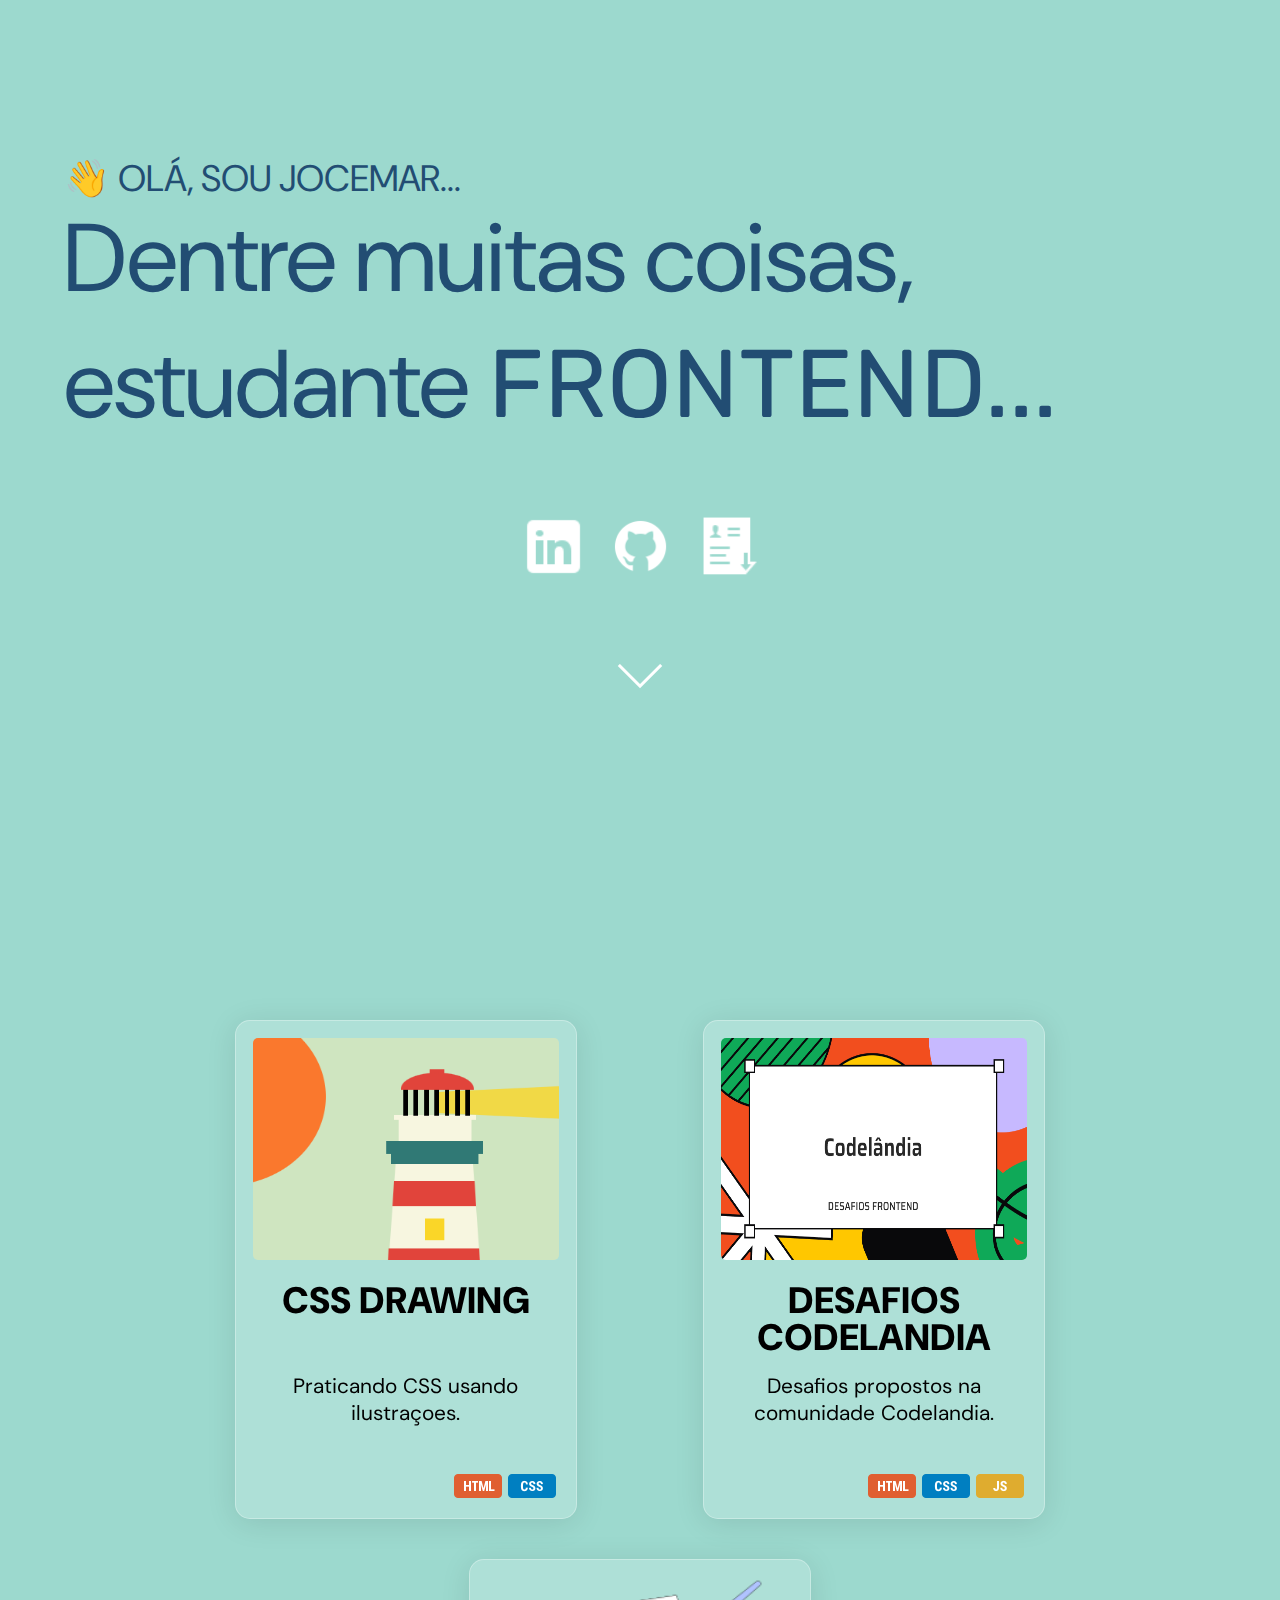
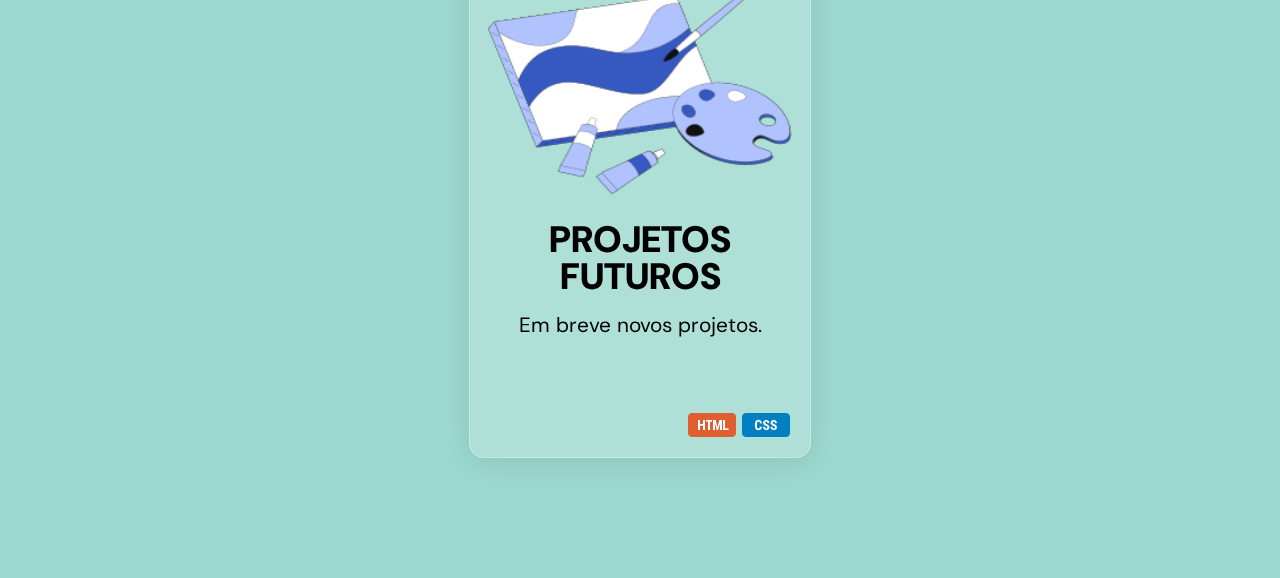
<file: index.html>
<!DOCTYPE html>
<html lang="pt-br">
<head>
    <meta charset="UTF-8">
    <meta http-equiv="X-UA-Compatible" content="IE=edge">
    <meta name="viewport" content="width=device-width, initial-scale=1.0">

    <link rel="stylesheet" href="./src/css/reset.css">
    <link rel="stylesheet" href="./src/css/style.css">

    <script src="./src/js/menu.js" defer></script>

    <title>Meu Portfolio</title>
</head>

<body>
    <header>
        <article>
            <section class="apresentacao">
                <h1 class="apresentacao_nome">👋 OLÁ, SOU JOCEMAR...</h1>
                <p class="apresentacao_texto">Dentre muitas coisas, estudante <span>FRONTEND...</span></p>
                <div class="redes_sociais">
                    <a href="https://www.linkedin.com/in/jocemar-vogel/" target="_blank"><img
                            src="./src/image/linkedin_icon.png" alt="linkedin" srcset="" title="Linkedin"></a>

                    <a href="https://github.com/jocemarvogel" target="_blank"><img src="./src/image/github_icon.png"
                            alt="github" srcset="" title="Github"></a>

                    <a href="https://drive.google.com/file/d/11JIezY4GASnkdteKyVTkY1PamRyW1ZcV/view?usp=sharing"
                        target="_blank"><img src="./src/image/curriculo_icon.png" alt="curriculo" srcset=""
                            title="Curriculo"></a>
                </div>
            </section>
        </article>
        <a href="#projetos" class="scroll"><img class="move_scroll" src="./src/image/icons8-seta-longa-abaixo-50.png" alt=""></a>
    </header>

<!--     <nav id="nav">
        <button aria-label="Abrir Menu" id="btn-mobile" aria-haspopup="true" aria-controls="menu" aria-expanded="false">MENU
        <span id="hamburger"></span>
        </button>
        <ul id="menu" role="menu" >
           <li> <a href="./index.html">INICIO</a></li>
            <li> <a href="./sobre.html">SOBRE</a></li>
            <li> <a href="./biblioteca.html">BIBLIOTECA</a></li>
            <li> <a href="#">CONTATO</a></li>   
        </ul>
    </nav>
-->  
    <main>
        <article id="projetos" >
            <a href="https://jocemarvogel.github.io/Css_Drawing/" target="_blank" >
                <section class="cartao">
                        <img src="./src/image/css_drawing.png" alt="" srcset="" class="img_projetos">
                    <div class="texto">
                        <h3>CSS DRAWING</h3>
                        <p>Praticando CSS usando ilustraçoes.</p>
                        <div class="ferramentas">
                            <img src="./src/image/html5.png" alt="" srcset="" id="ferramenta_html">
                            <img src="./src/image/css.png" alt="" srcset="" id="ferramenta_css">
                        </div>
                    </div>
                </section>
            </a>

            <a href="./desafiosCodelandia.html" target="_blank" >
                <section class="cartao">
                        <img src="./src/image/codelandia.png" alt="" srcset="" class="img_projetos">
                    <div class="texto">
                        <h3>DESAFIOS CODELANDIA</h3>
                        <p>Desafios propostos na comunidade Codelandia.</p>
                        <div class="ferramentas">
                            <img src="./src/image/html5.png" alt="" srcset="" id="ferramenta_html">
                            <img src="./src/image/css.png" alt="" srcset="" id="ferramenta_css">
                            <img src="./src/image/js.png" alt="" srcset="" id="ferramenta_js">
                        </div>
                    </div>
                </section>
            </a>
            <a href="https://" target="_blank" >
                <section class="cartao">
                        <img src="./src/image/Desenvolvimento.png" alt="" srcset="" class="img_projetos">
                    <div class="texto">
                        <h3>PROJETOS FUTUROS</h3>
                        <p>Em breve novos projetos.</p>
                        <div class="ferramentas">
                            <img src="./src/image/html5.png" alt="" srcset="" id="ferramenta_html">
                            <img src="./src/image/css.png" alt="" srcset="" id="ferramenta_css">
                        </div>
                    </div>
                </section>
            </a>


        </article>


    </main>

    <!--
    <footer>
        <form action="">
            <fieldset>
                <legend>CONTATO</legend>
                
                <label for="" class="nome">Seu nome</label>
                <input type="text" name="" id="nome" >

                <label for="">Seu email</label>
                <input type="email" name="" id="nome">

                <label for="">Mensagem</label>
                <textarea name="" cols="0" rows="1" id="textAreaBox" onkeydown="aumentarResize()"></textarea>
                
                <button type="submit">Enviar</button>
           
            </fieldset>
            
        </form>
    </footer>
    -->
</body>
</html>
</file>
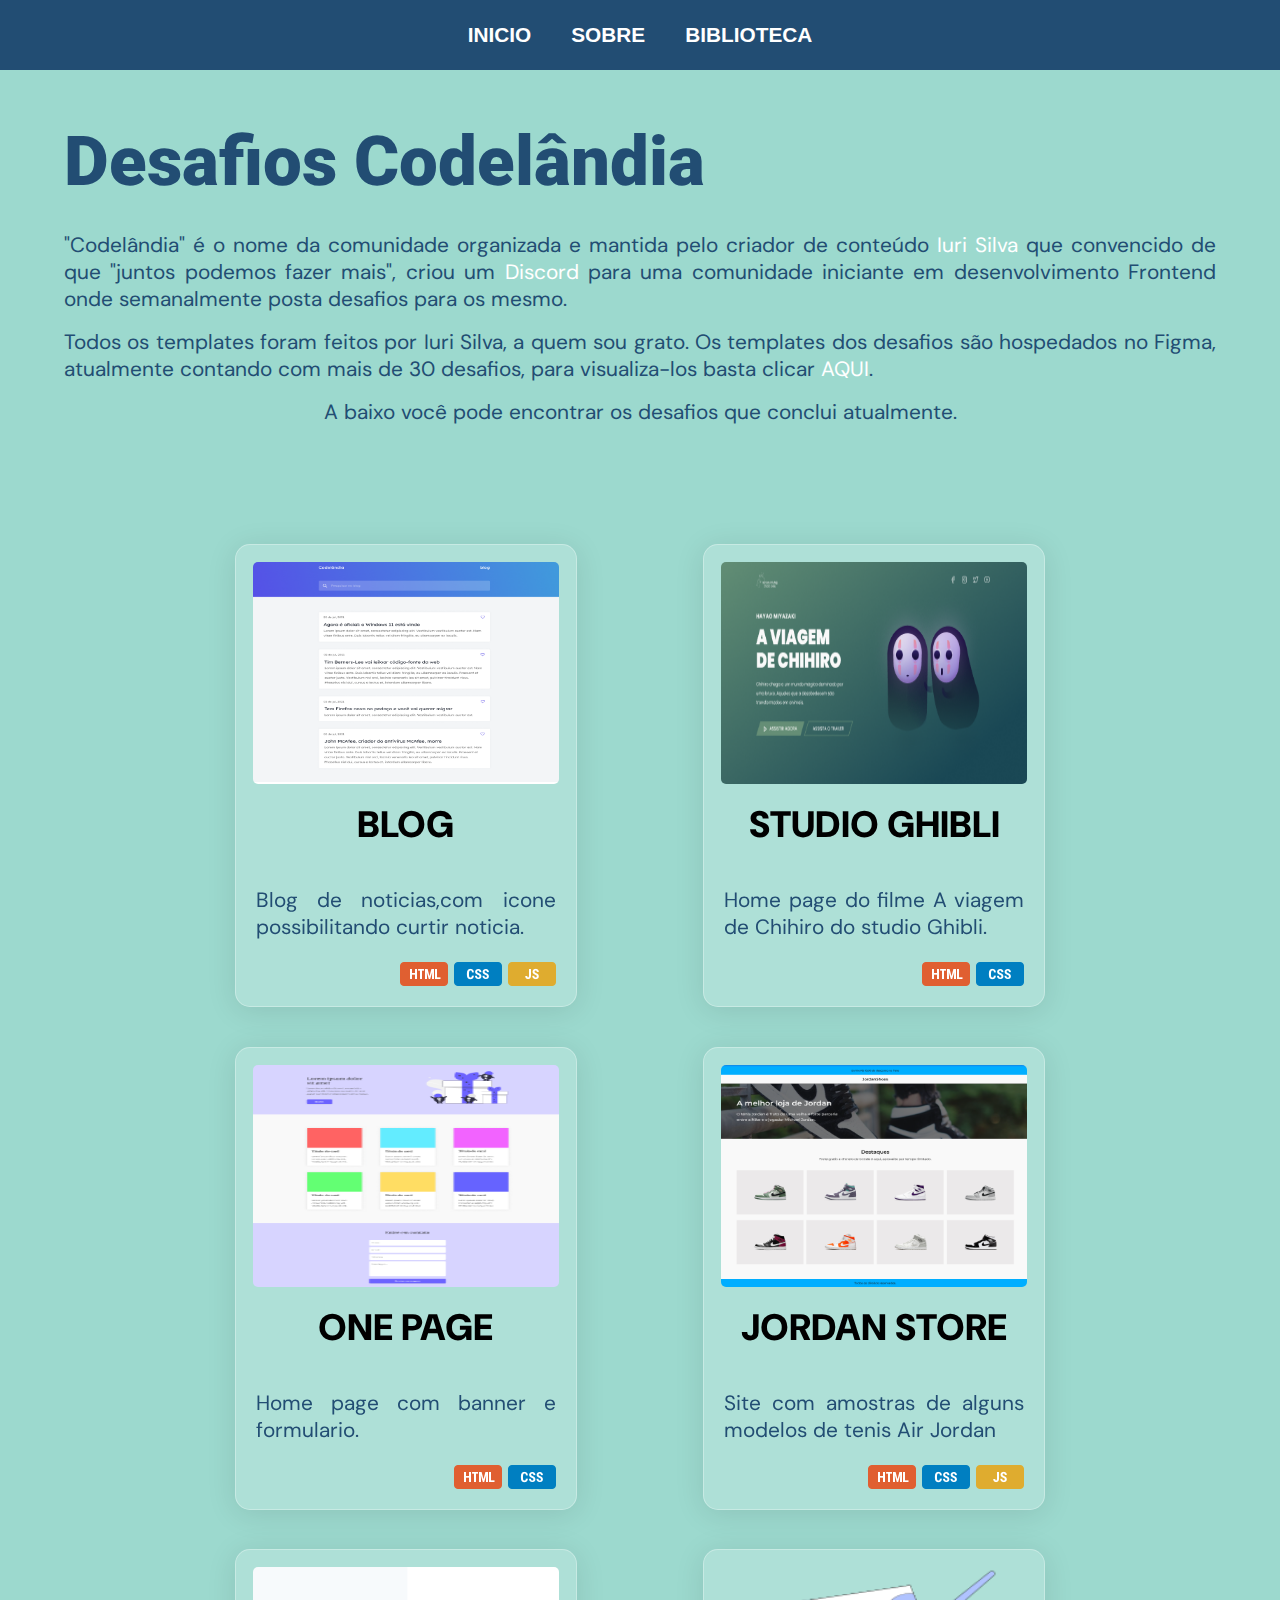
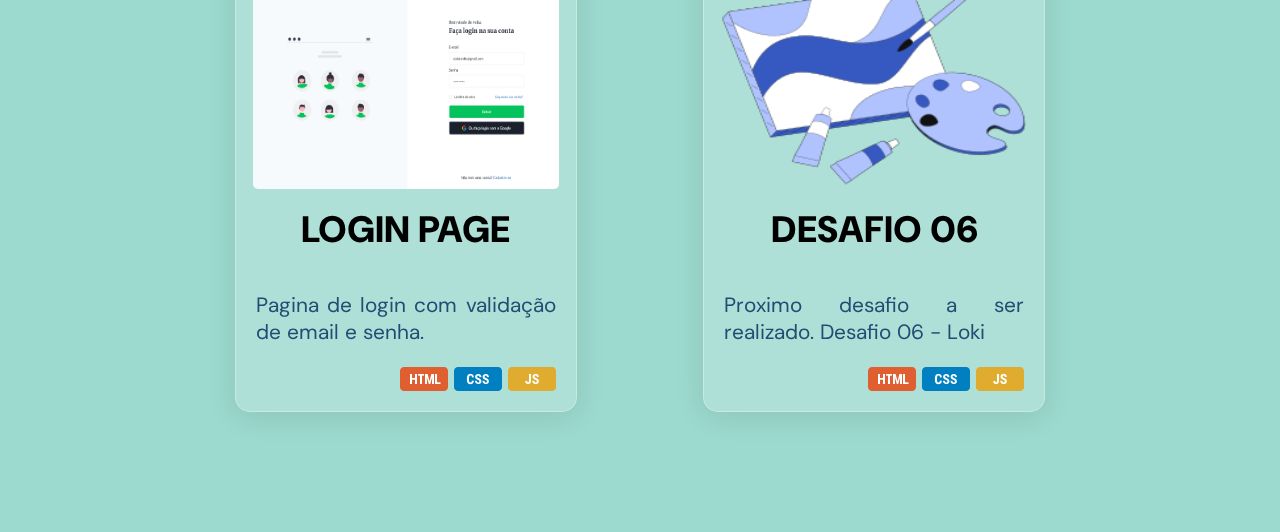
<file: desafiosCodelandia.html>
<!DOCTYPE html>
<html lang="pt-br">

<head>
    <meta charset="UTF-8">
    <meta http-equiv="X-UA-Compatible" content="IE=edge">
    <meta name="viewport" content="width=device-width, initial-scale=1.0">

    <link rel="stylesheet" href="./src/css/reset.css">
    <link rel="stylesheet" href="./src/css/style.css">
    <link rel="stylesheet" href="./src/css/desafiosCodelandia.css">

    <script src="./src/js/menu.js" defer></script>

    <title>Meu Portfolio</title>
</head>
<body class="desafios_codelandia">
    <nav id="nav">
        <button aria-label="Abrir Menu" id="btn-mobile" aria-haspopup="true" aria-controls="menu"
            aria-expanded="false">MENU
            <span id="hamburger"></span>
        </button>
        <ul id="menu" role="menu">
            <li> <a href="./index.html">INICIO</a></li>
            <li> <a href="./sobre.html">SOBRE</a></li>
            <li> <a href="./biblioteca.html">BIBLIOTECA</a></li>
            <!--    <li> <a href="#">CONTATO</a></li>   -->
        </ul>
    </nav>
    <header>
        <article>
            <section class="apresentacao">
                <H1>Desafios Codelândia</H1>
                <p>"Codelândia" é o nome da comunidade organizada e mantida pelo criador de conteúdo <a href="https://www.instagram.com/iuricode/">Iuri Silva</a> que convencido de que "juntos podemos fazer mais", criou um <a href="https://discord.com/invite/QevDJqCzaY">Discord</a> para uma comunidade iniciante em desenvolvimento Frontend onde semanalmente posta desafios para os mesmo.</p>
                <br>
                <p>Todos os templates foram feitos por Iuri Silva, a quem sou grato.
                Os templates dos desafios são hospedados no Figma, atualmente contando com mais de 30 desafios, para visualiza-los basta clicar <a href="https://www.figma.com/file/Yb9IBH56g7T1hdIyZ3BMNO/Desafios---Codel%C3%A2ndia?type=design&node-id=624-2&mode=design&t=phkT0FK92U7GIhgF-0">AQUI</a>.</p>
                <br>
                <p>A baixo você pode encontrar os desafios que conclui atualmente.</p>

            </section>
        </article>
    </header>
    <main>
        <article>
            <a href="https://jocemarvogel.github.io/Desafios-Codelandia/assets/blog.html" target="_blank">
                <section class="cartao">
                    <img src="./src/image/Desafios Codelandia/blog.png" alt="" srcset="" class="img_projetos">
                    <div class="texto">
                        <h3>BLOG</h3>
                        <p>Blog de noticias,com icone possibilitando curtir noticia.</p>
                        <div class="ferramentas">
                            <img src="./src/image/html5.png" alt="" srcset="" id="ferramenta_html">
                            <img src="./src/image/css.png" alt="" srcset="" id="ferramenta_css">
                            <img src="./src/image/js.png" alt="" srcset="" id="ferramenta_js">

                        </div>
                    </div>
                </section>
            </a>

            <a href="https://jocemarvogel.github.io/Desafios-Codelandia/assets/chihiro.html" target="_blank">
                <section class="cartao">
                    <img src="./src/image/Desafios Codelandia/Studio Ghibli.png" alt="" srcset="" class="img_projetos">
                    <div class="texto">
                        <h3>STUDIO GHIBLI</h3>
                        <p>Home page do filme A viagem de Chihiro do studio Ghibli.</p>
                        <div class="ferramentas">
                            <img src="./src/image/html5.png" alt="" srcset="" id="ferramenta_html">
                            <img src="./src/image/css.png" alt="" srcset="" id="ferramenta_css">
                        </div>
                    </div>
                </section>
            </a>

            <a href="https://jocemarvogel.github.io/Desafios-Codelandia/assets/onePage.html" target="_blank">
                <section class="cartao">
                    <img src="./src/image/Desafios Codelandia/one page.png" alt="" srcset="" class="img_projetos">
                    <div class="texto">
                        <h3>ONE PAGE</h3>
                        <p>Home page com banner e formulario.</p>
                        <div class="ferramentas">
                            <img src="./src/image/html5.png" alt="" srcset="" id="ferramenta_html">
                            <img src="./src/image/css.png" alt="" srcset="" id="ferramenta_css">
                        </div>
                    </div>
                </section>
            </a>

            <a href="https://jocemarvogel.github.io/Desafios-Codelandia/assets/lojaDeTenis.html" target="_blank">
                <section class="cartao">
                    <img src="./src/image/Desafios Codelandia/loja Jordan.png" alt="" srcset="" class="img_projetos">
                    <div class="texto">
                        <h3>JORDAN STORE</h3>
                        <p>Site com amostras de alguns modelos de tenis Air Jordan</p>
                        <div class="ferramentas">
                            <img src="./src/image/html5.png" alt="" srcset="" id="ferramenta_html">
                            <img src="./src/image/css.png" alt="" srcset="" id="ferramenta_css">
                            <img src="./src/image/js.png" alt="" srcset="" id="ferramenta_js">
                        </div>
                    </div>
                </section>
            </a>

            <a href="https://jocemarvogel.github.io/Desafios-Codelandia/assets/login.html" target="_blank">
                <section class="cartao">
                    <img src="./src/image/Desafios Codelandia/pagina login.png" alt="" srcset="" class="img_projetos">
                    <div class="texto">
                        <h3>LOGIN PAGE</h3>
                        <p>Pagina de login com validação de email e senha.</p>
                        <div class="ferramentas">
                            <img src="./src/image/html5.png" alt="" srcset="" id="ferramenta_html">
                            <img src="./src/image/css.png" alt="" srcset="" id="ferramenta_css">
                            <img src="./src/image/js.png" alt="" srcset="" id="ferramenta_js">
                        </div>
                    </div>
                </section>
            </a>

            <a href="https://" target="_blank" >
                <section class="cartao">
                        <img src="./src/image/Desenvolvimento.png" alt="" srcset="" class="img_projetos">
                    <div class="texto">
                        <h3>DESAFIO 06</h3>
                        <p>Proximo desafio a ser realizado. Desafio 06 - Loki</p>
                        <div class="ferramentas">
                            <img src="./src/image/html5.png" alt="" srcset="" id="ferramenta_html">
                            <img src="./src/image/css.png" alt="" srcset="" id="ferramenta_css">
                            <img src="./src/image/js.png" alt="" srcset="" id="ferramenta_js">
                        </div>
                    </div>
                </section>
            </a>
        </article>
    </main>
    <!--
    <footer>
        <form action="">
            <fieldset>
                <legend>CONTATO</legend>
                
                <label for="" class="nome">Seu nome</label>
                <input type="text" name="" id="nome" >

                <label for="">Seu email</label>
                <input type="email" name="" id="nome">

                <label for="">Mensagem</label>
                <textarea name="" cols="0" rows="1" id="textAreaBox" onkeydown="aumentarResize()"></textarea>
                
                <button type="submit">Enviar</button>
           
            </fieldset>
            
        </form>
    </footer>
    -->
</body>

</html>
</file>
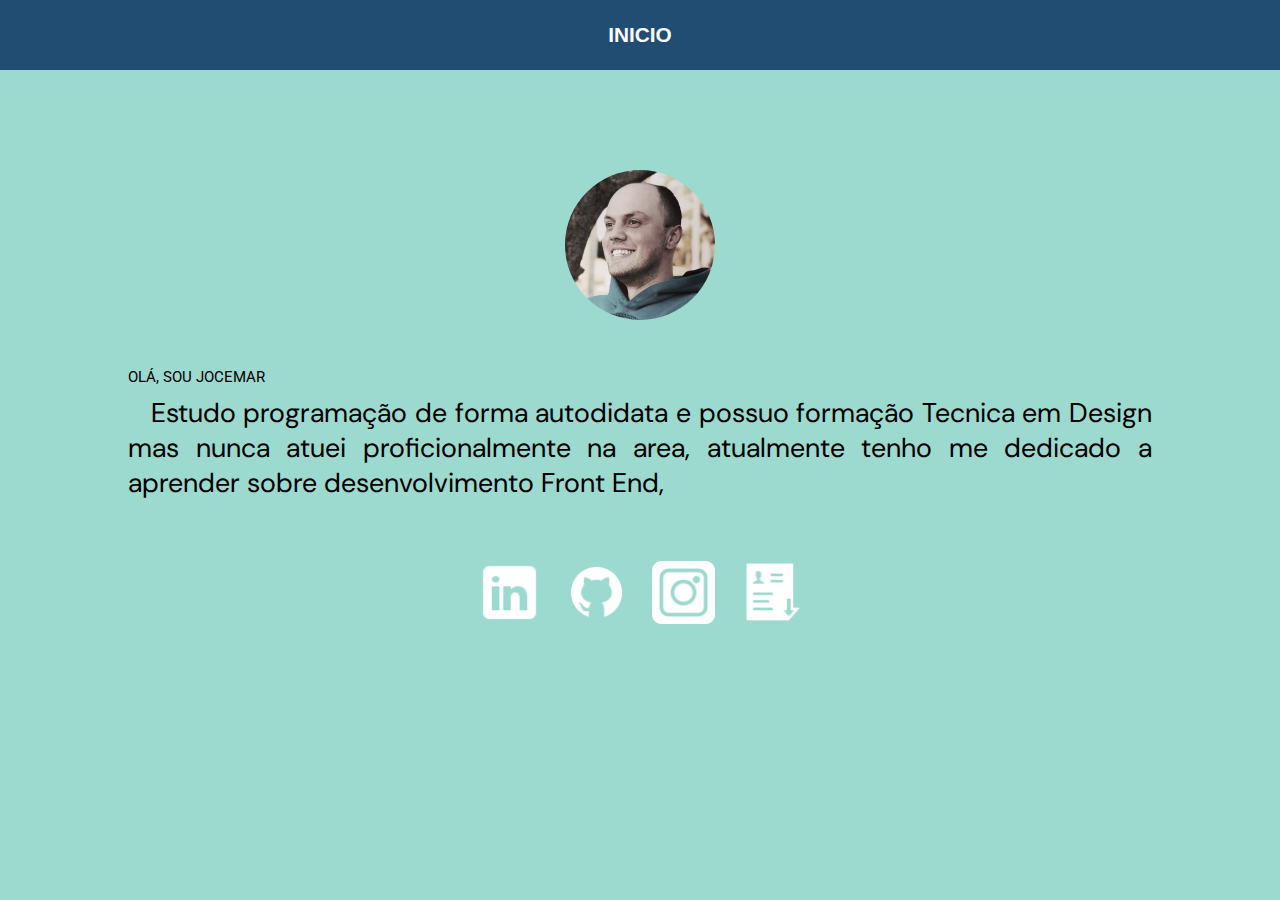
<file: sobre.html>
<!DOCTYPE html>
<html lang="pt-br">
<head>
    <meta charset="UTF-8">
    <meta http-equiv="X-UA-Compatible" content="IE=edge">
    <meta name="viewport" content="width=device-width, initial-scale=1.0">

    <link rel="stylesheet" href="./src/css/reset.css">
   <link rel="stylesheet" href="./src/css/style.css">   
    <link rel="stylesheet" href="./src/css/sobre.css">

    <script src="./src/js/menu.js" defer></script>

    <title>Meu Portfolio</title>
</head>

<body>
    <nav id="nav">
        <button aria-label="Abrir Menu" id="btn-mobile" aria-haspopup="true" aria-controls="menu" aria-expanded="false">MENU
        <span id="hamburger"></span>
        </button>
        <ul id="menu" role="menu" >
            <li> <a href="./index.html">INICIO</a></li>
        <!--    <li> <a href="./sobre.html">SOBRE</a></li>
            <li> <a href="./biblioteca.html">BIBLIOTECA</a></li>
            <li> <a href="#">CONTATO</a></li>   -->
        </ul>
    </nav>
    <main>
    <article>
        <section class="apresentacao">
            <img  src="./src/image/perfil.png" class="imagemperfil">
            <h1>OLÁ, SOU JOCEMAR</h1>
            <p>&nbsp;&nbsp;&nbsp;Estudo programação de forma autodidata e possuo formação Tecnica em Design mas nunca atuei proficionalmente na area, atualmente tenho me dedicado a aprender sobre desenvolvimento Front End,</p>
            
            
            
            
            
            
            
            
            
            
            <div class="redes_sociais">
                <a href="https://www.linkedin.com/in/jocemar-vogel/" target="_blank"><img
                        src="./src/image/linkedin_icon.png" alt="linkedin" srcset="" title="Linkedin"></a>

                <a href="https://github.com/jocemarvogel" target="_blank"><img src="./src/image/github_icon.png"
                        alt="github" srcset="" title="Github"></a>
                    
                <a href="https://www.instagram.com/jocemar_vogel/" target="_blank"><img src="./src/image/instagram.png" alt="Instagram" title="Instagram"></a>

                <a href="https://drive.google.com/file/d/11JIezY4GASnkdteKyVTkY1PamRyW1ZcV/view?usp=sharing"
                    target="_blank"><img src="./src/image/curriculo_icon.png" alt="curriculo" srcset=""
                        title="Curriculo"></a>
            </div>
        </section>
    </article>

    </main>

</body>
</html>
</file>
<file: src/css/style.css>
@import url('https://fonts.googleapis.com/css2?family=DM+Sans:wght@400;500;700&family=Roboto:wght@100;300&display=swap');
@import url('https://fonts.googleapis.com/css2?family=Catamaran:wght@900&family=Rubik:wght@900&display=swap');

* {
    margin: 0;
    padding: 0;
    font-size: 15px;
    font-family: 'DM Sans', sans-serif;
    font-family: 'Roboto', sans-serif;
}

:root{
    --font-text-01: 'DM Sans', sans-serif;
    --font-title: 'Roboto', sans-serif;
    --font-destaque: 'Rubik', sans-serif;
    --body-color :  #9CD9CE;
    --title-color: #224D73;
    --font-color:   #224D73;
    --link-hover:   black;
    --input-text:   #F28E85;
}


h3 {
    font-family: var(--font-text-01);
    font-size: 10vh;
    font-weight: 900;
}


p {
    height: auto;
    font-family: var(--font-text-01);
    margin-top: 10px;
    font-size: 1.5vmax;
    font-size: 3vmin;
    text-align: justify;
    line-height: 130%;
}



body {
    position: relative;
    width: 100%;
    background-color: var(--body-color);
}

/*----------------------------------------------------------------------------------------------------------------*/
/*                                                 HEADER                                                         */
/*----------------------------------------------------------------------------------------------------------------*/

header {
    height: 100vh;   
    display: flex;
    flex-direction: column;
    align-items: center;
    margin: 0 auto;
    width: 90%;
}

.apresentacao{
/*    text-align: center;   */
    margin-top: 10rem;
    justify-content: first baseline;
}

.apresentacao_nome {
    font-family: var(--font-text-01);
    font-size: 2.3rem;
    font-weight: 1200;
    color: var(--title-color);
}

.apresentacao_texto {
    height: auto;
    margin: 0 auto;
    font-size: 6rem;
    line-height: 130%;
    color: var(--font-color);
    text-align: left;
}

.apresentacao_texto span{
    font-family: var(--font-destaque);
}

.redes_sociais{
    text-align: center;
    margin-top: 5%;
}

.redes_sociais img {
    height: 7vh;
    margin: 10px;
    filter: invert(100%);
}

.redes_sociais a:hover{
    border-bottom: solid 5px var(--font-color);
    transition: .7s;
    border-radius: 3px;
}

.scroll{
    margin-top: 5%;
    height: 130px;  
}

.scroll img{
    margin-top: 5%;
}

.move_scroll{
    align-items: center;
    justify-content: center;
    filter: invert(100%);  
    animation: move_scroll_header 2.15s infinite alternate;
    animation-delay: 500ms;
}

/*----------------------------------------------------------------------------------------------------------------*/
/*                                                 NAV                                                            */
/*----------------------------------------------------------------------------------------------------------------*/


#nav{
    box-sizing: border-box;
    height: 70px;
    padding: 1rem;
    display: flex;
    position: sticky;
    top:0;
    align-items: center;
    background-color: var(--font-color);
    font-family: sans-serif;
    padding: 0 30px;
    justify-content: center;
    z-index: 1000;
}

#menu{
    display: flex;
    gap: .5rem;
}

#menu a{
    display: block;
    padding: 1rem;
    font-weight: 700;
    font-size: 1.3rem;
    color: white;
}

#menu a:hover{
    font-size: 1.5rem;
    transition: .5s;
}

#btn-mobile{
    display: none;
    color: white;
}


/*----------------------------------------------------------------------------------------------------------------*/
/*                                                 MAIN                                                            */
/*----------------------------------------------------------------------------------------------------------------*/
main{
    width: 80%;
    margin: 0 auto;
    z-index: 0;
    margin-top: 100px;
    margin-bottom: 100px;
}

article{
    height: auto;
    display: flex;
    flex-wrap: wrap;
    justify-content:space-evenly;
}

section{
    display: flex;
    flex-direction: column;
    margin: 0 auto;
}

.cartao{
    width: 340px;
    height: auto;
    margin: 20px;
    position: relative;
    background-color: rgba(255, 255, 255, 0.19);
    border-radius: 15px;
    box-shadow: 0 4px 30px rgba(0, 0, 0, 0.1);
    backdrop-filter: blur(4.6px);
    -webkit-backdrop-filter: blur(4.6px);
    border: 1px solid rgba(255, 255, 255, 0.31);  
    cursor: pointer;
}

.cartao:hover{
    border: solid 2px var(--font-color);
}

.img_projetos{
    width: auto;
    border-radius: 5px;
    height: 222px;
    margin: 5%;
    text-align: center;
    position:relative;
}


.texto{
    text-align: center;
    margin: 5px 20px;
    width: auto;
}

.texto h3{
    font-size: 2.3rem;
    height: 80px;
    
}

.texto p{
    font-size: 1.3rem;
    width: 300px;
    height: 80px;
    overflow:hidden;
    text-align: center;
    text-overflow: ellipsis;
}

.ferramentas{
    text-align: right;
}

.ferramentas img{
    margin-left: 2px;
    margin-top: 10px;
}

/*----------------------------------------------------------------------------------------------------------------*/
/*                                                 FOOTER                                                         */
/*----------------------------------------------------------------------------------------------------------------*/

footer{
    margin-top: 80px;
    margin: 80px 0;
}

/*----------------------------------------------------------------------------------------------------------------*/
/*                                                 FORMULARIO                                                     */
/*----------------------------------------------------------------------------------------------------------------*/

fieldset{
    display: flex;
    flex-direction: column;
    max-width: 400px;
    margin: 0 auto;
}

legend{
    font-family: var(--font-title);
    font-size: 4rem;
    font-weight: 900;
    color: var(--font-color);
    text-align: center;
    letter-spacing: 5px;
}

.nome{
    margin-top: 50px;
}

label{
    height: auto;
    font-family: var(--font-text-01);
    margin-top: 10px;
    font-size: 1.3rem;
    line-height: 130%;
    letter-spacing: 3.5px;
    color: var(--font-color);
    text-align: center;
}

input , textarea{
    border-style: none;
    background-color: transparent;
    outline: none;
    resize: none;
    margin-bottom: 20px;

    padding: 5px;
    border-bottom:#b7b7b7 solid 1px ;
    font-family: 'DM Sans', 'Oswald', sans-serif;
    font-size: 1.2rem;
    text-align: justify;
    line-height: 130%;
    color: var(--font-color);
}

textarea{
    offset: auto;
    max-height: 300px;
    overflow: hidden;
    resize:none;
}

input:focus ,textarea:focus{
    outline: none;
}

input::placeholder , textarea::placeholder{
    color: var(--font-color);
}

fieldset button{
    margin-top: 10%;
    padding: 10px;
    border-radius: 8px;
    border: none;
    font-size: 1.3rem;
    cursor: pointer;
}

fieldset button:hover{
    background-color: var(--link-hover);
    transition: .8s;
}

/*----------------------------------------------------------------------------------------------------------------*/
/*                                                 KEYFRAMES                                                      */
/*----------------------------------------------------------------------------------------------------------------*/

@keyframes move_scroll_header {
    0%{
        transform: translateY(-10px);
    }

    100%{
        transform: translateY(80px);
    }
}

/*----------------------------------------------------------------------------------------------------------------*/
/*                                                 MEDIA QUERY                                                    */
/*----------------------------------------------------------------------------------------------------------------*/

@media (max-width:600px){

    #menu{
        z-index: 500;
        display: block;
        position: absolute;
        width: 100%;
        top: 70px;
        right: 0px;
        background-color: var(--body-color);
        height: 0px;
        transition: .6s;
        visibility: hidden;
        overflow-y: hidden;
    }

    #nav.active #menu{
        height: calc(100vh - 70px);
        visibility: visible;
        overflow-y: auto;
    }

    #menu a{
        padding: 1rem 0;
        margin: 0 1rem;
        border-bottom: 2px solid #0000000d;
        font-size: 1.3rem;
        color: var(--font-color);
        text-align: center;
    }

    /*   Estilo do botão   */

    #btn-mobile{
        display: flex;
        padding: .5rem 1rem;
        font-size: 1rem;
        border: none;
        background: none;
        cursor: pointer;
        gap: 0.5rem;
        
    }

    #hamburger{
        display: block;
        width: 20px;
        border-top: 2px solid;
    }

    #hamburger::after , #hamburger::before{
        content: "";
        display: block;
        width: 20px;
        height: 2px;
        background-color: currentColor;
        margin-top: 5px;
        transition: .3s;
        position:relative;
    }

    nav.active #hamburger{
        border-top-color: transparent;
    }

    nav.active #hamburger::before{
        transform: rotate(135deg);

    }
    nav.active #hamburger::after{
        transform: rotate(-135deg);
        top: -7px;
    }

    .apresentacao_nome {
        font-size: 1.8rem;
    }
    
    .apresentacao_texto {
        font-size: 2.5rem;
        margin-bottom: 100px;
    }
}
</file>
<file: src/css/desafiosCodelandia.css>
.desafios_codelandia section{
    margin-top: 5%;
}

.desafios_codelandia header{
    height: auto;

}

.desafios_codelandia h1{
    font-family: var(--font-title);
    font-size: 4.3rem;
    font-weight: 900;
    color: var(--title-color);
    margin-bottom: 3%;
    text-align: justify;
}

.desafios_codelandia p{
    height: auto;
    margin: 0 auto;
    font-size: 1.3rem;
    line-height: 130%;
    color: var(--font-color);
    text-align: justify;
    
}

.desafios_codelandia p a{
    color: #ffffff;
    margin: 0;
    
}

.desafios_codelandia p a:hover{
    color: #000000;

}
</file>
<file: src/css/sobre.css>
body{
    margin: 0;
}

.apresentacao{
    margin: 0px;
}

.imagemperfil{
    width: 150px;
    border-radius: 100%;
    margin: 0 auto;
    margin-bottom: 50px;
    filter: grayscale(75%);
}
</file>
